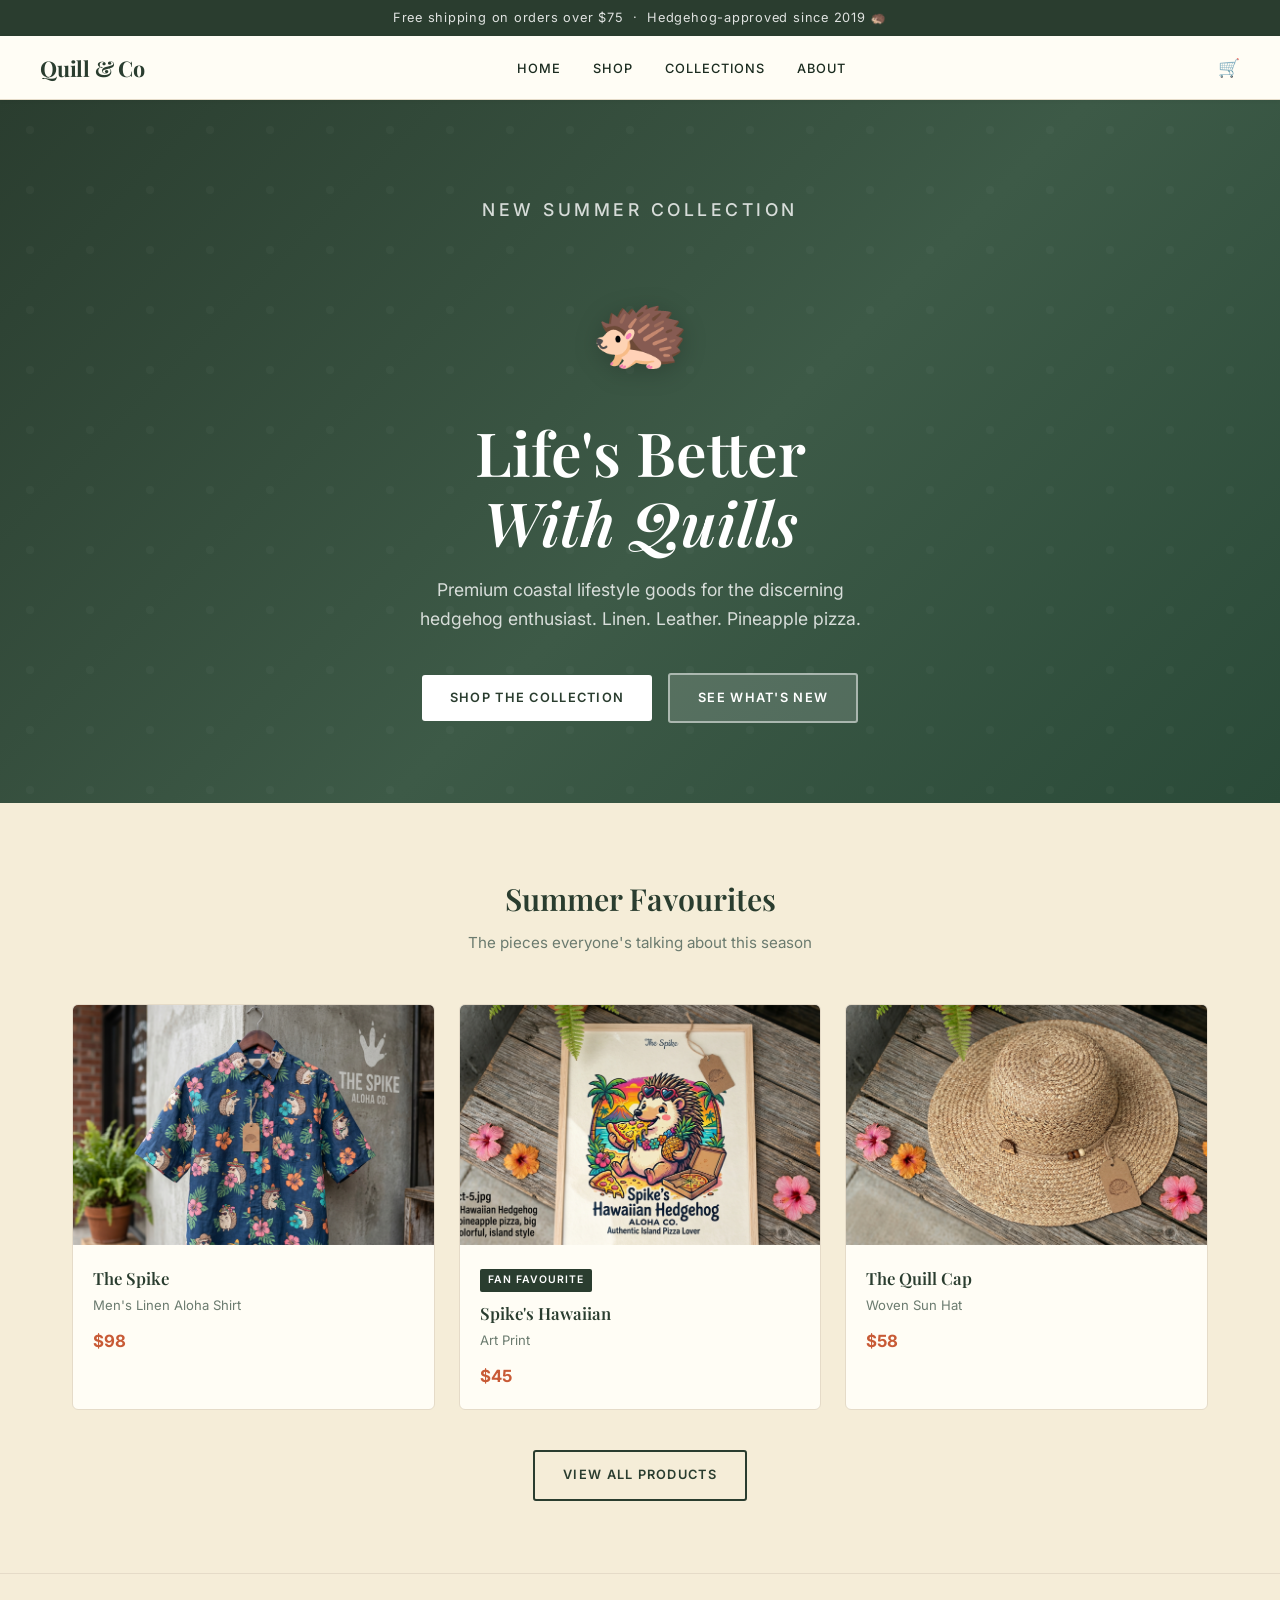
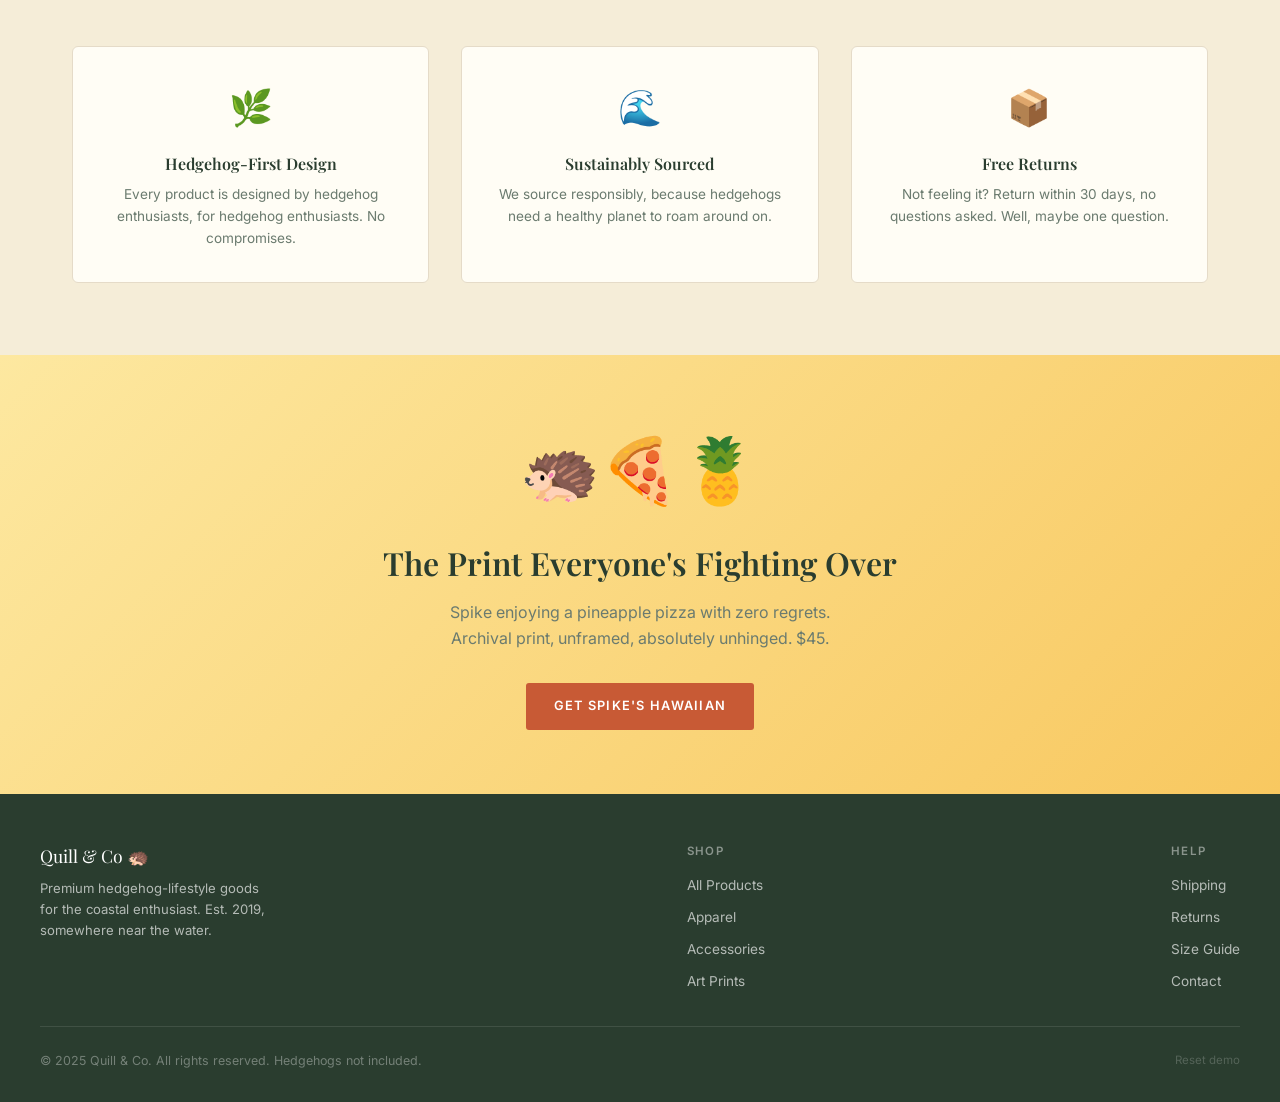
<file: index.html>
<!DOCTYPE html>
<html lang="en">
<head>
  <meta charset="UTF-8">
  <meta name="viewport" content="width=device-width, initial-scale=1.0">
  <title>Quill & Co — Life's Better With Quills</title>
  <link rel="preconnect" href="https://fonts.googleapis.com">
  <link rel="preconnect" href="https://fonts.gstatic.com" crossorigin>
  <link href="https://fonts.googleapis.com/css2?family=Playfair+Display:ital,wght@0,400;0,600;0,700;1,400&family=Inter:wght@400;500;600&display=swap" rel="stylesheet">
  <link rel="stylesheet" href="style.css">
</head>
<body>

  <div class="announce-bar">Free shipping on orders over $75 &nbsp;·&nbsp; Hedgehog-approved since 2019 🦔</div>

  <nav>
    <a href="index.html" class="nav-logo">Quill & Co</a>
    <ul class="nav-links">
      <li><a href="index.html">Home</a></li>
      <li><a href="products.html">Shop</a></li>
      <li><a href="products.html">Collections</a></li>
      <li><a href="about.html">About</a></li>
    </ul>
    <div class="nav-cart" title="Cart">
      🛒
      <span class="cart-badge" id="cart-count" style="display:none;">0</span>
    </div>
  </nav>

  <!-- Hero -->
  <section class="hero">
    <div class="hero-content">
      <p class="hero-eyebrow">New Summer Collection</p>
      <span class="hero-hedgehog">🦔</span>
      <h1>Life's Better<br><em>With Quills</em></h1>
      <p>Premium coastal lifestyle goods for the discerning hedgehog enthusiast. Linen. Leather. Pineapple pizza.</p>
      <a href="products.html" class="btn btn-white">Shop the Collection</a>
      <a href="#featured" class="btn btn-ghost">See What's New</a>
    </div>
  </section>

  <!-- Featured products -->
  <section class="section" id="featured">
    <div class="container">
      <div class="section-header">
        <h2>Summer Favourites</h2>
        <p>The pieces everyone's talking about this season</p>
      </div>
      <div class="product-grid-3" id="featured-grid"></div>
      <div style="text-align:center; margin-top: 2.5rem;">
        <a href="products.html" class="btn btn-outline">View All Products</a>
      </div>
    </div>
  </section>

  <div class="divider"></div>

  <!-- Value props -->
  <section class="section">
    <div class="container">
      <div class="value-props">
        <div class="value-prop">
          <div class="icon">🌿</div>
          <h3>Hedgehog-First Design</h3>
          <p>Every product is designed by hedgehog enthusiasts, for hedgehog enthusiasts. No compromises.</p>
        </div>
        <div class="value-prop">
          <div class="icon">🌊</div>
          <h3>Sustainably Sourced</h3>
          <p>We source responsibly, because hedgehogs need a healthy planet to roam around on.</p>
        </div>
        <div class="value-prop">
          <div class="icon">📦</div>
          <h3>Free Returns</h3>
          <p>Not feeling it? Return within 30 days, no questions asked. Well, maybe one question.</p>
        </div>
      </div>
    </div>
  </section>

  <!-- Pizza print callout -->
  <section style="background: linear-gradient(135deg, #FDE8A0 0%, #F8C860 100%); padding: 4rem 2rem; text-align: center;">
    <div class="container">
      <div style="font-size: 4rem; margin-bottom: 1rem;">🦔🍕🍍</div>
      <h2 style="font-size: 2rem; margin-bottom: 0.75rem;">The Print Everyone's Fighting Over</h2>
      <p style="color: var(--text-muted); margin-bottom: 2rem; max-width: 440px; margin-left: auto; margin-right: auto;">
        Spike enjoying a pineapple pizza with zero regrets. Archival print, unframed, absolutely unhinged. $45.
      </p>
      <a href="product.html?id=5" class="btn btn-primary">Get Spike's Hawaiian</a>
    </div>
  </section>

  <footer>
    <div class="footer-inner">
      <div class="footer-brand">
        <span class="footer-logo">Quill & Co 🦔</span>
        <p>Premium hedgehog-lifestyle goods for the coastal enthusiast. Est. 2019, somewhere near the water.</p>
      </div>
      <div class="footer-links">
        <h4>Shop</h4>
        <ul>
          <li><a href="products.html">All Products</a></li>
          <li><a href="products.html">Apparel</a></li>
          <li><a href="products.html">Accessories</a></li>
          <li><a href="products.html">Art Prints</a></li>
        </ul>
      </div>
      <div class="footer-links">
        <h4>Help</h4>
        <ul>
          <li><a href="#">Shipping</a></li>
          <li><a href="#">Returns</a></li>
          <li><a href="#">Size Guide</a></li>
          <li><a href="#">Contact</a></li>
        </ul>
      </div>
    </div>
    <div class="footer-bottom">
      <span>© 2025 Quill & Co. All rights reserved. Hedgehogs not included.</span>
      <a class="reset-link" onclick="resetDemo()">Reset demo</a>
    </div>
  </footer>

  <script src="posthog-init.js"></script>
  <script src="products.js"></script>
  <script>
    const FEATURED_IDS = [1, 5, 6];
    const grid = document.getElementById('featured-grid');
    const featured = PRODUCTS.filter(p => FEATURED_IDS.includes(p.id));

    featured.forEach(function(p) {
      const card = document.createElement('a');
      card.href = 'product.html?id=' + p.id;
      card.className = 'product-card';
      card.dataset.productId = p.id;
      card.dataset.productName = p.name;
      card.dataset.category = p.category;
      card.dataset.price = p.price;

      card.innerHTML =
        '<div class="product-img"><img src="' + p.image + '" alt="' + p.name + '"></div>' +
        '<div class="product-info">' +
          (p.badge ? '<span class="product-badge">' + p.badge + '</span><br>' : '') +
          '<div class="product-name">' + p.name + '</div>' +
          '<div class="product-subtitle">' + p.subtitle + '</div>' +
          '<div class="product-price">$' + p.price + '</div>' +
        '</div>';

      grid.appendChild(card);
    });

    var cartCount = 0;
  </script>
</body>
</html>
</file>
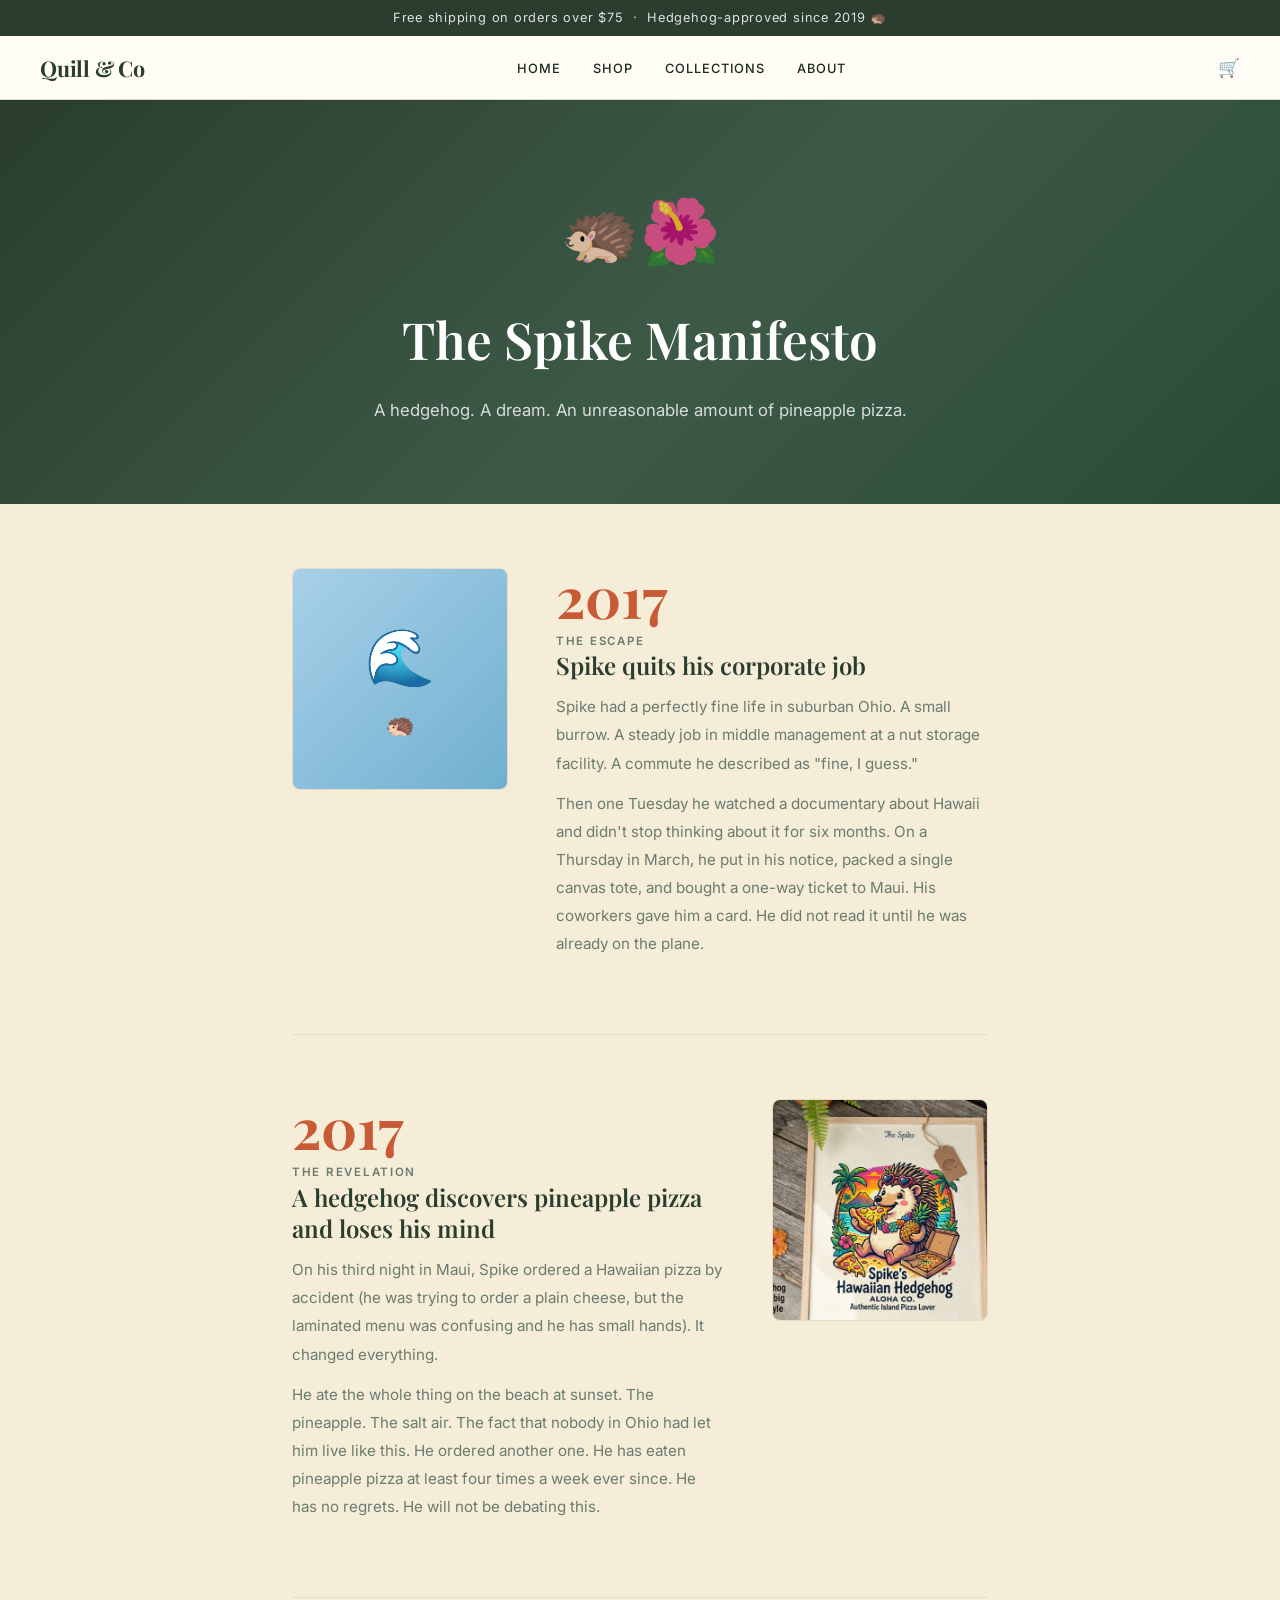
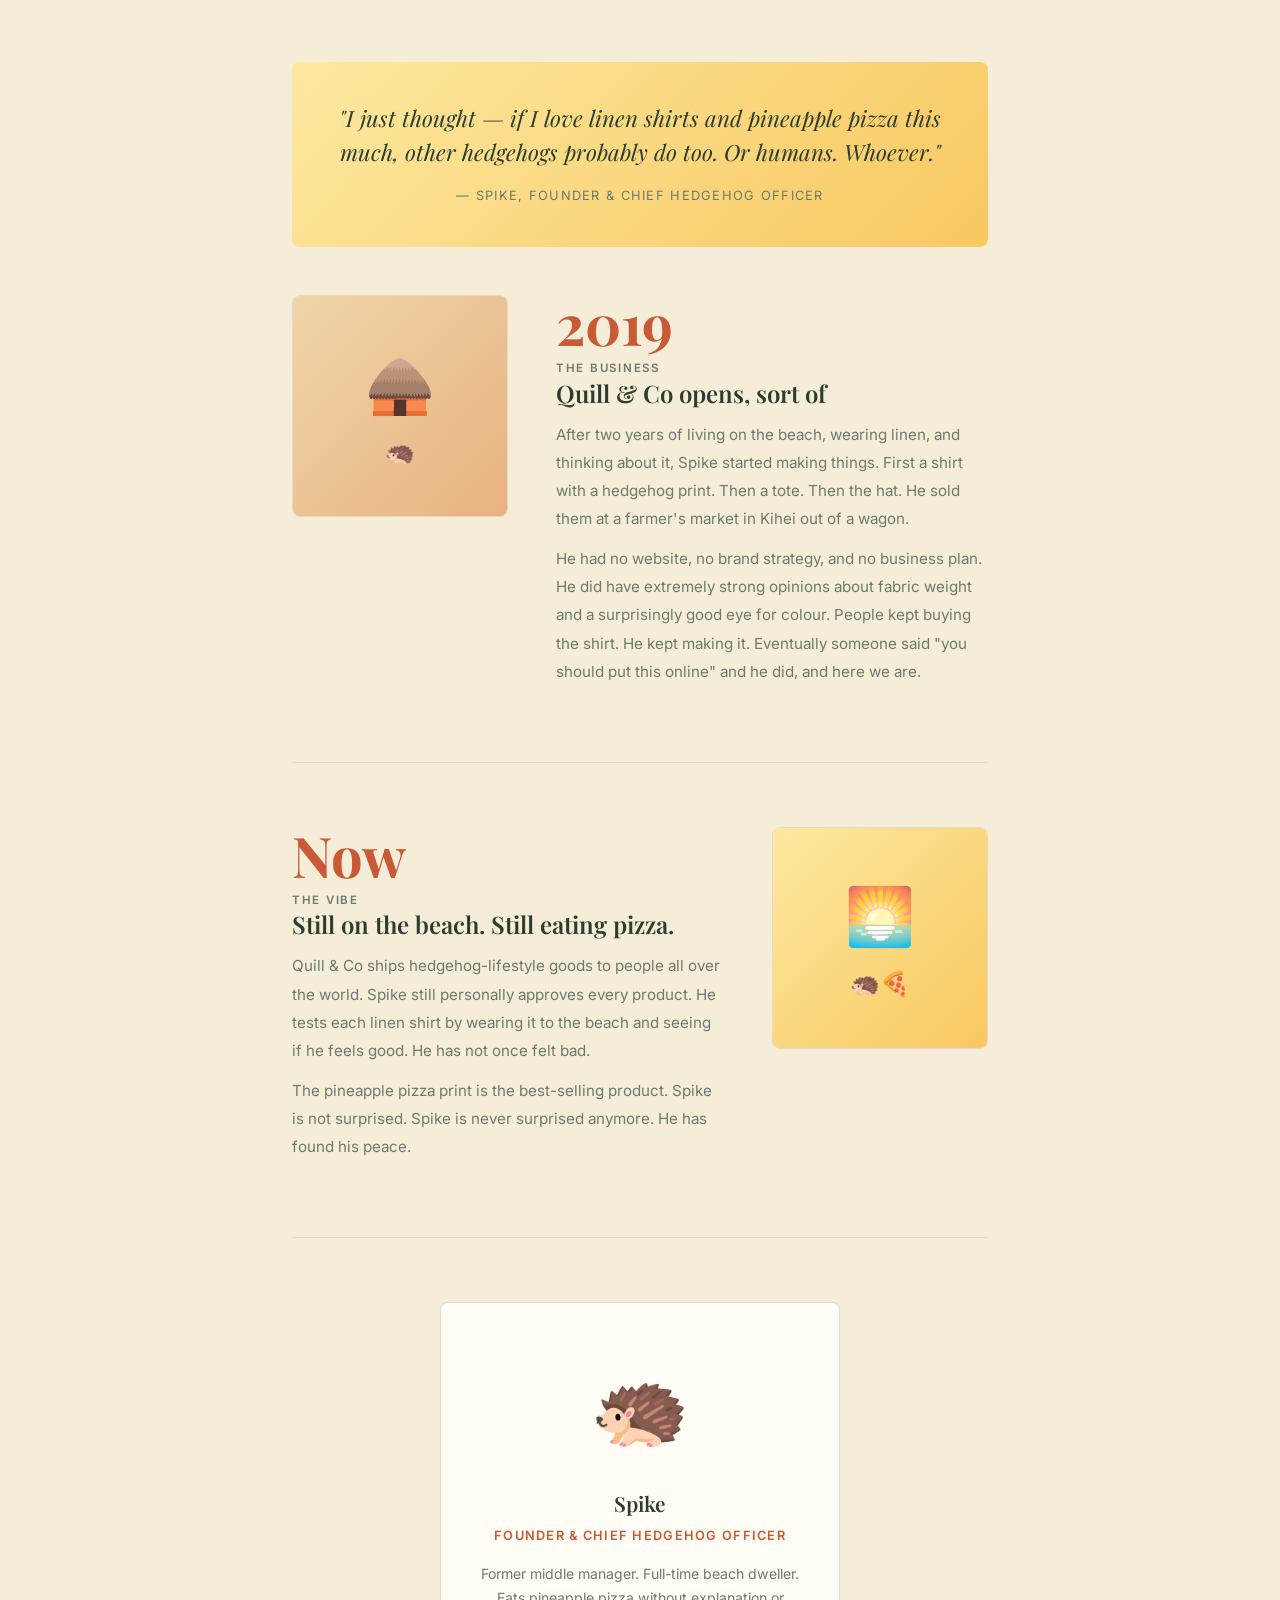
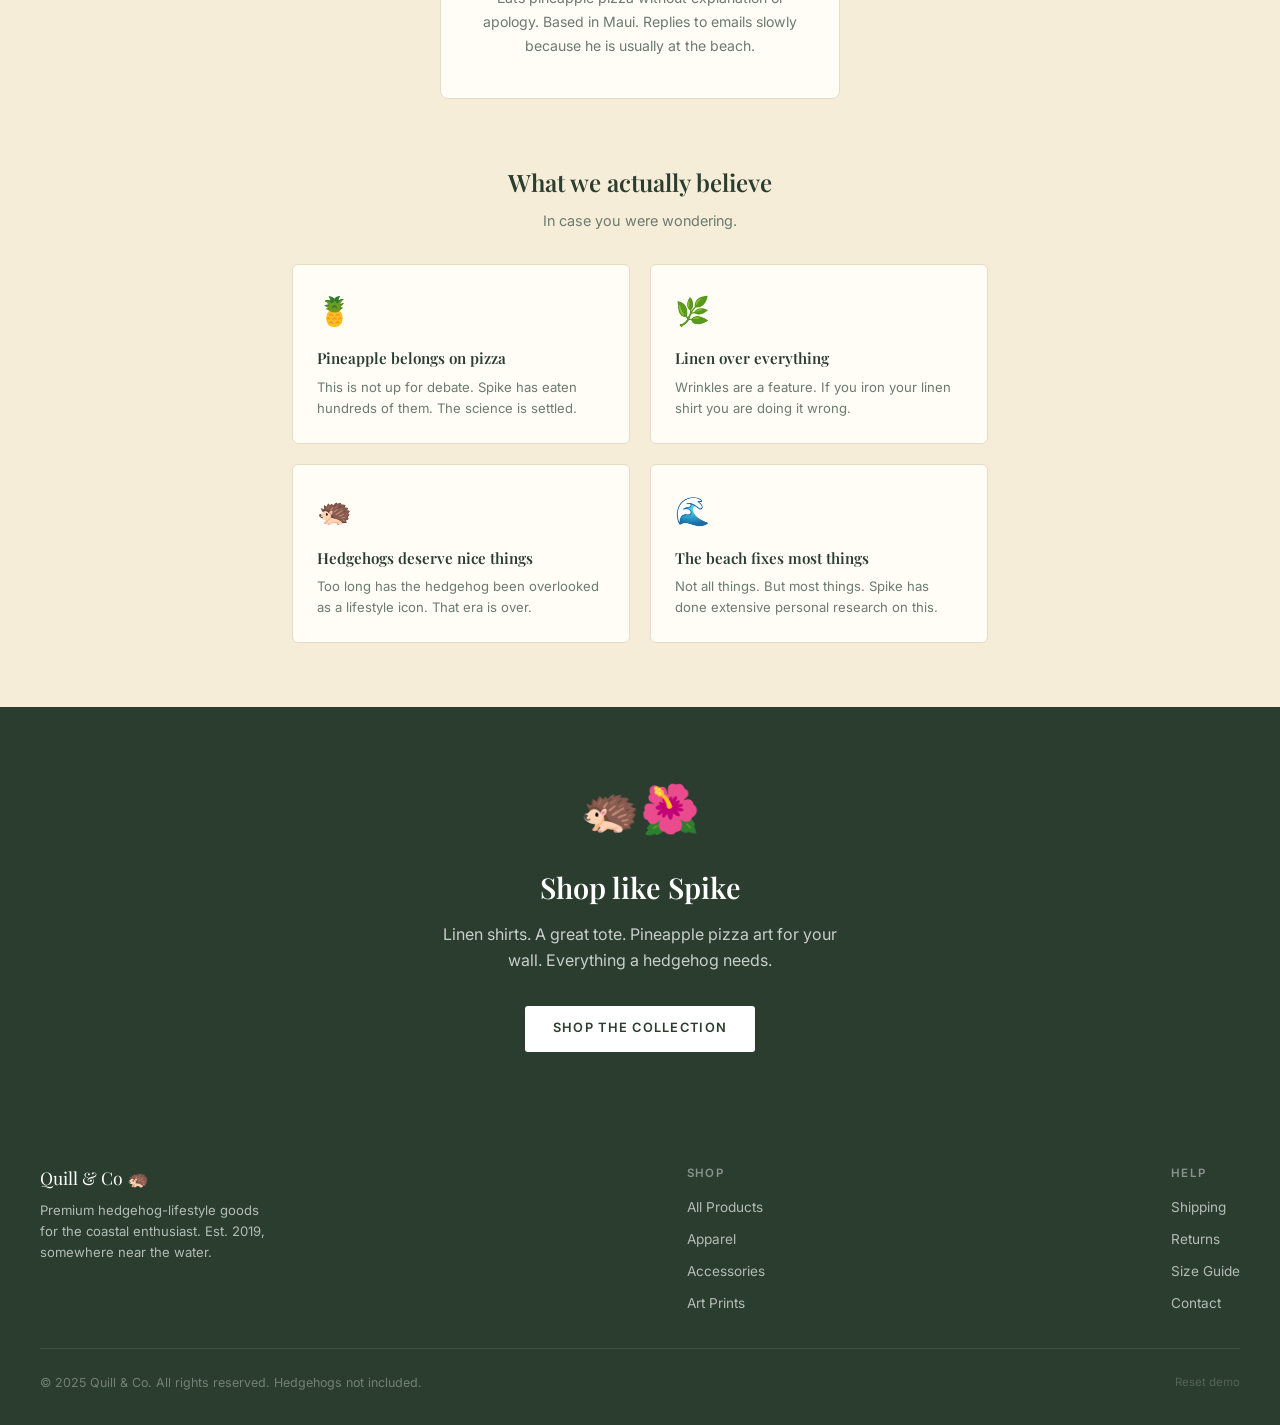
<file: about.html>
<!DOCTYPE html>
<html lang="en">
<head>
  <meta charset="UTF-8">
  <meta name="viewport" content="width=device-width, initial-scale=1.0">
  <title>Our Story — Quill & Co</title>
  <link rel="preconnect" href="https://fonts.googleapis.com">
  <link rel="preconnect" href="https://fonts.gstatic.com" crossorigin>
  <link href="https://fonts.googleapis.com/css2?family=Playfair+Display:ital,wght@0,400;0,600;0,700;1,400&family=Inter:wght@400;500;600&display=swap" rel="stylesheet">
  <link rel="stylesheet" href="style.css">
  <style>
    .about-hero {
      background: linear-gradient(135deg, #2A3D2F 0%, #3D5A47 55%, #2A4A38 100%);
      color: white;
      padding: 5rem 2rem;
      text-align: center;
    }
    .about-hero h1 { color: white; font-size: clamp(2rem, 4vw, 3.2rem); margin-bottom: 1rem; }
    .about-hero p { opacity: 0.8; max-width: 560px; margin: 0 auto; font-size: 1.05rem; }

    .story-section {
      max-width: 760px;
      margin: 0 auto;
      padding: 4rem 2rem;
    }

    .story-block {
      display: grid;
      grid-template-columns: 1fr 2fr;
      gap: 3rem;
      align-items: start;
      margin-bottom: 4rem;
      padding-bottom: 4rem;
      border-bottom: 1px solid var(--border);
    }

    .story-block:last-child { border-bottom: none; }

    .story-block.flip { grid-template-columns: 2fr 1fr; }
    .story-block.flip .story-img { order: 2; }
    .story-block.flip .story-text { order: 1; }

    .story-year {
      font-family: 'Playfair Display', Georgia, serif;
      font-size: 3.5rem;
      font-weight: 700;
      color: var(--coral);
      line-height: 1;
      margin-bottom: 0.5rem;
    }

    .story-label {
      font-size: 0.72rem;
      text-transform: uppercase;
      letter-spacing: 0.15em;
      color: var(--text-muted);
      font-weight: 600;
    }

    .story-text h2 {
      font-size: 1.5rem;
      margin-bottom: 0.75rem;
      line-height: 1.3;
    }

    .story-text p {
      color: var(--text-muted);
      line-height: 1.85;
      font-size: 0.95rem;
      margin-bottom: 0.75rem;
    }

    .story-img {
      border-radius: 8px;
      overflow: hidden;
      background: var(--cream);
      border: 1px solid var(--border);
    }

    .story-img img {
      width: 100%;
      height: 220px;
      object-fit: cover;
      display: block;
    }

    .story-img .img-placeholder {
      height: 220px;
      display: flex;
      align-items: center;
      justify-content: center;
      flex-direction: column;
      font-size: 3.5rem;
      gap: 0.25rem;
    }

    .spike-profile {
      background: var(--cream);
      border: 1px solid var(--border);
      border-radius: 8px;
      padding: 2.5rem;
      text-align: center;
      max-width: 400px;
      margin: 0 auto 4rem;
    }

    .spike-avatar {
      font-size: 5rem;
      display: block;
      margin-bottom: 1rem;
    }

    .spike-profile h3 {
      font-size: 1.3rem;
      margin-bottom: 0.25rem;
    }

    .spike-profile .title {
      font-size: 0.8rem;
      text-transform: uppercase;
      letter-spacing: 0.1em;
      color: var(--coral);
      font-weight: 600;
      margin-bottom: 1rem;
    }

    .spike-profile p {
      font-size: 0.88rem;
      color: var(--text-muted);
      line-height: 1.7;
    }

    .values-grid {
      display: grid;
      grid-template-columns: repeat(2, 1fr);
      gap: 1.25rem;
      margin-top: 2rem;
    }

    .value-card {
      background: var(--cream);
      border: 1px solid var(--border);
      border-radius: 6px;
      padding: 1.5rem;
    }

    .value-card .icon { font-size: 1.75rem; margin-bottom: 0.75rem; }
    .value-card h4 { font-size: 0.95rem; margin-bottom: 0.4rem; }
    .value-card p { font-size: 0.82rem; color: var(--text-muted); line-height: 1.6; }

    .pull-quote {
      background: linear-gradient(135deg, #FDE8A0 0%, #F8C860 100%);
      border-radius: 8px;
      padding: 2.5rem;
      text-align: center;
      margin: 3rem 0;
    }

    .pull-quote p {
      font-family: 'Playfair Display', Georgia, serif;
      font-size: 1.4rem;
      font-style: italic;
      color: var(--olive);
      line-height: 1.5;
      margin-bottom: 0.75rem;
    }

    .pull-quote cite {
      font-size: 0.8rem;
      color: var(--text-muted);
      font-style: normal;
      text-transform: uppercase;
      letter-spacing: 0.1em;
    }

    @media (max-width: 640px) {
      .story-block, .story-block.flip {
        grid-template-columns: 1fr;
      }
      .story-block.flip .story-img { order: 0; }
      .story-block.flip .story-text { order: 0; }
      .values-grid { grid-template-columns: 1fr; }
    }
  </style>
</head>
<body>

  <div class="announce-bar">Free shipping on orders over $75 &nbsp;·&nbsp; Hedgehog-approved since 2019 🦔</div>

  <nav>
    <a href="index.html" class="nav-logo">Quill & Co</a>
    <ul class="nav-links">
      <li><a href="index.html">Home</a></li>
      <li><a href="products.html">Shop</a></li>
      <li><a href="products.html">Collections</a></li>
      <li><a href="about.html">About</a></li>
    </ul>
    <div class="nav-cart" title="Cart">🛒</div>
  </nav>

  <div class="about-hero">
    <p style="font-size:4rem; margin-bottom:1rem;">🦔🌺</p>
    <h1>The Spike Manifesto</h1>
    <p>A hedgehog. A dream. An unreasonable amount of pineapple pizza.</p>
  </div>

  <div class="story-section">

    <!-- Origin -->
    <div class="story-block">
      <div class="story-img">
        <div class="img-placeholder" style="background: linear-gradient(135deg, #A8D0E8, #70B0D0);">
          <span>🌊</span>
          <span style="font-size:1.5rem;">🦔</span>
        </div>
      </div>
      <div class="story-text">
        <div class="story-year">2017</div>
        <div class="story-label">The Escape</div>
        <h2>Spike quits his corporate job</h2>
        <p>Spike had a perfectly fine life in suburban Ohio. A small burrow. A steady job in middle management at a nut storage facility. A commute he described as "fine, I guess."</p>
        <p>Then one Tuesday he watched a documentary about Hawaii and didn't stop thinking about it for six months. On a Thursday in March, he put in his notice, packed a single canvas tote, and bought a one-way ticket to Maui. His coworkers gave him a card. He did not read it until he was already on the plane.</p>
      </div>
    </div>

    <!-- Pizza discovery -->
    <div class="story-block flip">
      <div class="story-text">
        <div class="story-year">2017</div>
        <div class="story-label">The Revelation</div>
        <h2>A hedgehog discovers pineapple pizza and loses his mind</h2>
        <p>On his third night in Maui, Spike ordered a Hawaiian pizza by accident (he was trying to order a plain cheese, but the laminated menu was confusing and he has small hands). It changed everything.</p>
        <p>He ate the whole thing on the beach at sunset. The pineapple. The salt air. The fact that nobody in Ohio had let him live like this. He ordered another one. He has eaten pineapple pizza at least four times a week ever since. He has no regrets. He will not be debating this.</p>
      </div>
      <div class="story-img">
        <img src="product-5.png" alt="Spike's Hawaiian art print">
      </div>
    </div>

    <!-- Pull quote -->
    <div class="pull-quote">
      <p>"I just thought — if I love linen shirts and pineapple pizza this much, other hedgehogs probably do too. Or humans. Whoever."</p>
      <cite>— Spike, Founder & Chief Hedgehog Officer</cite>
    </div>

    <!-- The shop -->
    <div class="story-block">
      <div class="story-img">
        <div class="img-placeholder" style="background: linear-gradient(135deg, #F0D5A8, #E8B280);">
          <span>🛖</span>
          <span style="font-size:1.5rem;">🦔</span>
        </div>
      </div>
      <div class="story-text">
        <div class="story-year">2019</div>
        <div class="story-label">The Business</div>
        <h2>Quill & Co opens, sort of</h2>
        <p>After two years of living on the beach, wearing linen, and thinking about it, Spike started making things. First a shirt with a hedgehog print. Then a tote. Then the hat. He sold them at a farmer's market in Kihei out of a wagon.</p>
        <p>He had no website, no brand strategy, and no business plan. He did have extremely strong opinions about fabric weight and a surprisingly good eye for colour. People kept buying the shirt. He kept making it. Eventually someone said "you should put this online" and he did, and here we are.</p>
      </div>
    </div>

    <!-- Today -->
    <div class="story-block flip">
      <div class="story-text">
        <div class="story-year">Now</div>
        <div class="story-label">The Vibe</div>
        <h2>Still on the beach. Still eating pizza.</h2>
        <p>Quill & Co ships hedgehog-lifestyle goods to people all over the world. Spike still personally approves every product. He tests each linen shirt by wearing it to the beach and seeing if he feels good. He has not once felt bad.</p>
        <p>The pineapple pizza print is the best-selling product. Spike is not surprised. Spike is never surprised anymore. He has found his peace.</p>
      </div>
      <div class="story-img">
        <div class="img-placeholder" style="background: linear-gradient(135deg, #FDE8A0, #F8C860);">
          <span>🌅</span>
          <span style="font-size:1.5rem;">🦔🍕</span>
        </div>
      </div>
    </div>

    <!-- Spike profile card -->
    <div class="spike-profile">
      <span class="spike-avatar">🦔</span>
      <h3>Spike</h3>
      <p class="title">Founder & Chief Hedgehog Officer</p>
      <p>Former middle manager. Full-time beach dweller. Eats pineapple pizza without explanation or apology. Based in Maui. Replies to emails slowly because he is usually at the beach.</p>
    </div>

    <!-- Values -->
    <h2 style="text-align:center; margin-bottom:0.5rem;">What we actually believe</h2>
    <p style="text-align:center; color:var(--text-muted); font-size:0.9rem; margin-bottom:0;">In case you were wondering.</p>
    <div class="values-grid">
      <div class="value-card">
        <div class="icon">🍍</div>
        <h4>Pineapple belongs on pizza</h4>
        <p>This is not up for debate. Spike has eaten hundreds of them. The science is settled.</p>
      </div>
      <div class="value-card">
        <div class="icon">🌿</div>
        <h4>Linen over everything</h4>
        <p>Wrinkles are a feature. If you iron your linen shirt you are doing it wrong.</p>
      </div>
      <div class="value-card">
        <div class="icon">🦔</div>
        <h4>Hedgehogs deserve nice things</h4>
        <p>Too long has the hedgehog been overlooked as a lifestyle icon. That era is over.</p>
      </div>
      <div class="value-card">
        <div class="icon">🌊</div>
        <h4>The beach fixes most things</h4>
        <p>Not all things. But most things. Spike has done extensive personal research on this.</p>
      </div>
    </div>

  </div>

  <section style="background: var(--olive); padding: 4rem 2rem; text-align: center; color: white;">
    <p style="font-size:3rem; margin-bottom:1rem;">🦔🌺</p>
    <h2 style="color:white; font-size:1.8rem; margin-bottom:0.75rem;">Shop like Spike</h2>
    <p style="opacity:0.75; margin-bottom:2rem; max-width:400px; margin-left:auto; margin-right:auto;">Linen shirts. A great tote. Pineapple pizza art for your wall. Everything a hedgehog needs.</p>
    <a href="products.html" class="btn btn-white">Shop the Collection</a>
  </section>

  <footer>
    <div class="footer-inner">
      <div class="footer-brand">
        <span class="footer-logo">Quill & Co 🦔</span>
        <p>Premium hedgehog-lifestyle goods for the coastal enthusiast. Est. 2019, somewhere near the water.</p>
      </div>
      <div class="footer-links">
        <h4>Shop</h4>
        <ul>
          <li><a href="products.html">All Products</a></li>
          <li><a href="products.html">Apparel</a></li>
          <li><a href="products.html">Accessories</a></li>
          <li><a href="products.html">Art Prints</a></li>
        </ul>
      </div>
      <div class="footer-links">
        <h4>Help</h4>
        <ul>
          <li><a href="#">Shipping</a></li>
          <li><a href="#">Returns</a></li>
          <li><a href="#">Size Guide</a></li>
          <li><a href="#">Contact</a></li>
        </ul>
      </div>
    </div>
    <div class="footer-bottom">
      <span>© 2025 Quill & Co. All rights reserved. Hedgehogs not included.</span>
      <a class="reset-link" onclick="resetDemo()">Reset demo</a>
    </div>
  </footer>

  <script src="posthog-init.js"></script>
</body>
</html>
</file>
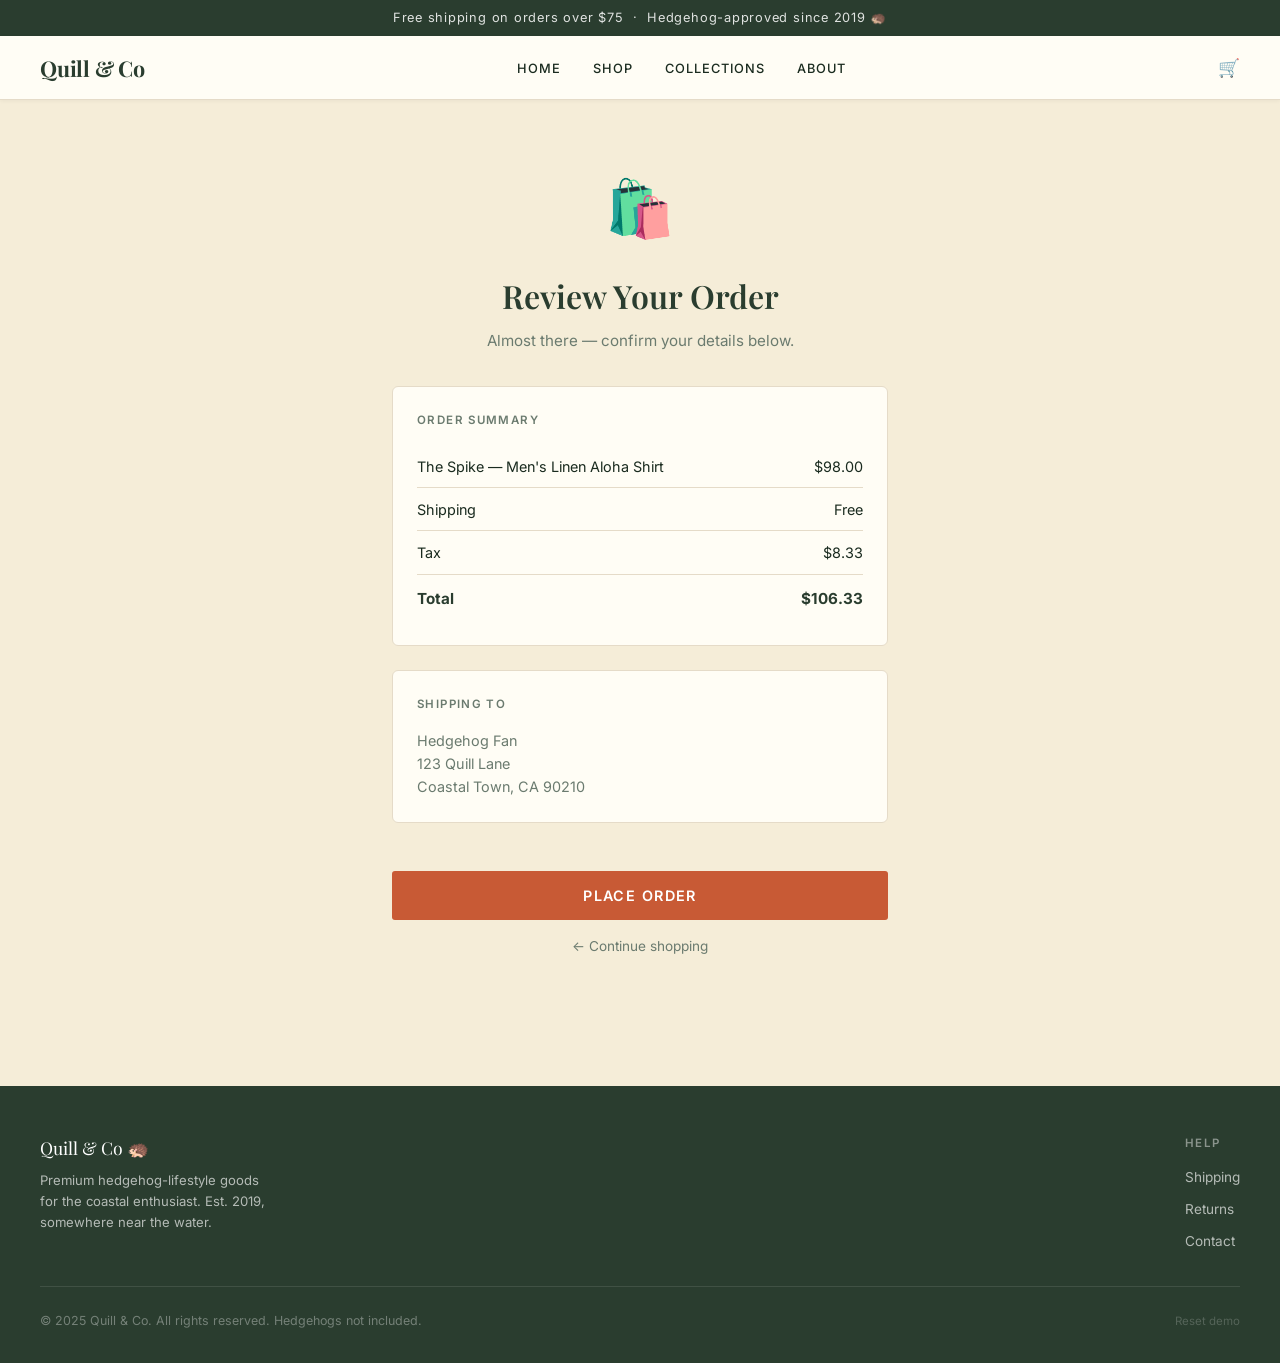
<file: checkout.html>
<!DOCTYPE html>
<html lang="en">
<head>
  <meta charset="UTF-8">
  <meta name="viewport" content="width=device-width, initial-scale=1.0">
  <title>Order Confirmed — Quill & Co</title>
  <link rel="preconnect" href="https://fonts.googleapis.com">
  <link rel="preconnect" href="https://fonts.gstatic.com" crossorigin>
  <link href="https://fonts.googleapis.com/css2?family=Playfair+Display:ital,wght@0,400;0,600;0,700;1,400&family=Inter:wght@400;500;600&display=swap" rel="stylesheet">
  <link rel="stylesheet" href="style.css">
  <style>
    .confirm-state { display: block; }
    .success-state { display: none; }
    .success-state.visible { display: block; }
    .confirm-state.hidden { display: none; }
  </style>
</head>
<body>

  <div class="announce-bar">Free shipping on orders over $75 &nbsp;·&nbsp; Hedgehog-approved since 2019 🦔</div>

  <nav>
    <a href="index.html" class="nav-logo">Quill & Co</a>
    <ul class="nav-links">
      <li><a href="index.html">Home</a></li>
      <li><a href="products.html">Shop</a></li>
      <li><a href="products.html">Collections</a></li>
      <li><a href="about.html">About</a></li>
    </ul>
    <div class="nav-cart" title="Cart">🛒</div>
  </nav>

  <div class="checkout-wrap">

    <!-- Confirm state (shown first) -->
    <div class="confirm-state" id="confirm-state">
      <span class="checkout-icon">🛍️</span>
      <h1>Review Your Order</h1>
      <p class="checkout-sub">Almost there — confirm your details below.</p>

      <div class="order-summary" id="order-summary">
        <p class="order-summary-title">Order Summary</p>
        <div id="order-lines"></div>
      </div>

      <div class="order-summary" style="margin-top:1rem;">
        <p class="order-summary-title">Shipping to</p>
        <p style="font-size:0.9rem; color:var(--text-muted); line-height:1.6;">
          Hedgehog Fan<br>
          123 Quill Lane<br>
          Coastal Town, CA 90210
        </p>
      </div>

      <button id="place-order-btn" class="btn btn-primary btn-full" style="margin-top:1.5rem; padding:1rem; font-size:0.9rem;">
        Place Order
      </button>
      <a href="products.html" style="display:block; text-align:center; margin-top:1rem; font-size:0.85rem; color:var(--text-muted); text-decoration:none;">
        ← Continue shopping
      </a>
    </div>

    <!-- Success state (shown after clicking Place Order) -->
    <div class="success-state" id="success-state">
      <span class="checkout-icon">🦔</span>
      <h1>Order Confirmed!</h1>
      <p class="checkout-sub">Your hedgehog goods are on their way. Thanks for shopping with Quill & Co.</p>

      <div class="order-summary" id="success-summary"></div>

      <p class="order-number" id="order-number">Order #QC-000000 &nbsp;·&nbsp; Confirmation sent to hog.fan@example.com</p>

      <div style="margin-top: 2rem;">
        <a href="products.html" class="btn btn-outline">Continue Shopping</a>
      </div>
    </div>

  </div>

  <footer>
    <div class="footer-inner">
      <div class="footer-brand">
        <span class="footer-logo">Quill & Co 🦔</span>
        <p>Premium hedgehog-lifestyle goods for the coastal enthusiast. Est. 2019, somewhere near the water.</p>
      </div>
      <div class="footer-links">
        <h4>Help</h4>
        <ul>
          <li><a href="#">Shipping</a></li>
          <li><a href="#">Returns</a></li>
          <li><a href="#">Contact</a></li>
        </ul>
      </div>
    </div>
    <div class="footer-bottom">
      <span>© 2025 Quill & Co. All rights reserved. Hedgehogs not included.</span>
      <a class="reset-link" onclick="resetDemo()">Reset demo</a>
    </div>
  </footer>

  <script src="posthog-init.js"></script>
  <script src="products.js"></script>
  <script>
    var params = new URLSearchParams(window.location.search);
    var productId = parseInt(params.get('id'), 10) || 1;
    var product = PRODUCTS.find(function(p) { return p.id === productId; }) || PRODUCTS[0];

    var shipping = 0;
    var tax = Math.round(product.price * 0.085 * 100) / 100;
    var total = product.price + tax;
    var orderId = 'QC-' + Math.random().toString(36).substr(2, 6).toUpperCase();

    // Render order summary
    var linesEl = document.getElementById('order-lines');
    linesEl.innerHTML =
      '<div class="order-line"><span>' + product.name + ' — ' + product.subtitle + '</span><span>$' + product.price.toFixed(2) + '</span></div>' +
      '<div class="order-line"><span>Shipping</span><span>Free</span></div>' +
      '<div class="order-line"><span>Tax</span><span>$' + tax.toFixed(2) + '</span></div>' +
      '<div class="order-line"><span>Total</span><span>$' + total.toFixed(2) + '</span></div>';

    document.getElementById('success-summary').innerHTML =
      '<p class="order-summary-title">What you ordered</p>' +
      '<div class="order-line"><span>' + product.name + '</span><span>$' + product.price.toFixed(2) + '</span></div>' +
      '<div class="order-line"><span>Total charged</span><span>$' + total.toFixed(2) + '</span></div>';

    document.getElementById('order-number').textContent =
      'Order #' + orderId + '  ·  Confirmation sent to hog.fan@example.com';

    // BUG 7 (first fire): order_completed fires immediately on page load —
    // simulates a backend webhook or server-side event that fires when the
    // checkout page is rendered, before the user has actually confirmed anything.
    // Combined with the button click below, every order gets counted twice.
    posthog.capture('order_completed', {
      order_id: orderId,
      product_id: product.id,
      product_name: product.name,
      revenue: total,
      currency: 'USD',
      source: 'page_load',
    });

    // Place order button
    document.getElementById('place-order-btn').addEventListener('click', function() {
      // BUG 7 (second fire): order_completed fires again on button click —
      // this is the "intentional" frontend event, but because the page-load
      // fire already ran, every completed order fires the event twice.
      posthog.capture('order_completed', {
        order_id: orderId,
        product_id: product.id,
        product_name: product.name,
        revenue: total,
        currency: 'USD',
        source: 'button_click',
      });

      // Show success state
      document.getElementById('confirm-state').classList.add('hidden');
      document.getElementById('success-state').classList.add('visible');
    });

    // BUG 8: manually fires $pageleave on every click
    document.addEventListener('click', function() {
      posthog.capture('$pageleave');
    });
  </script>
</body>
</html>
</file>
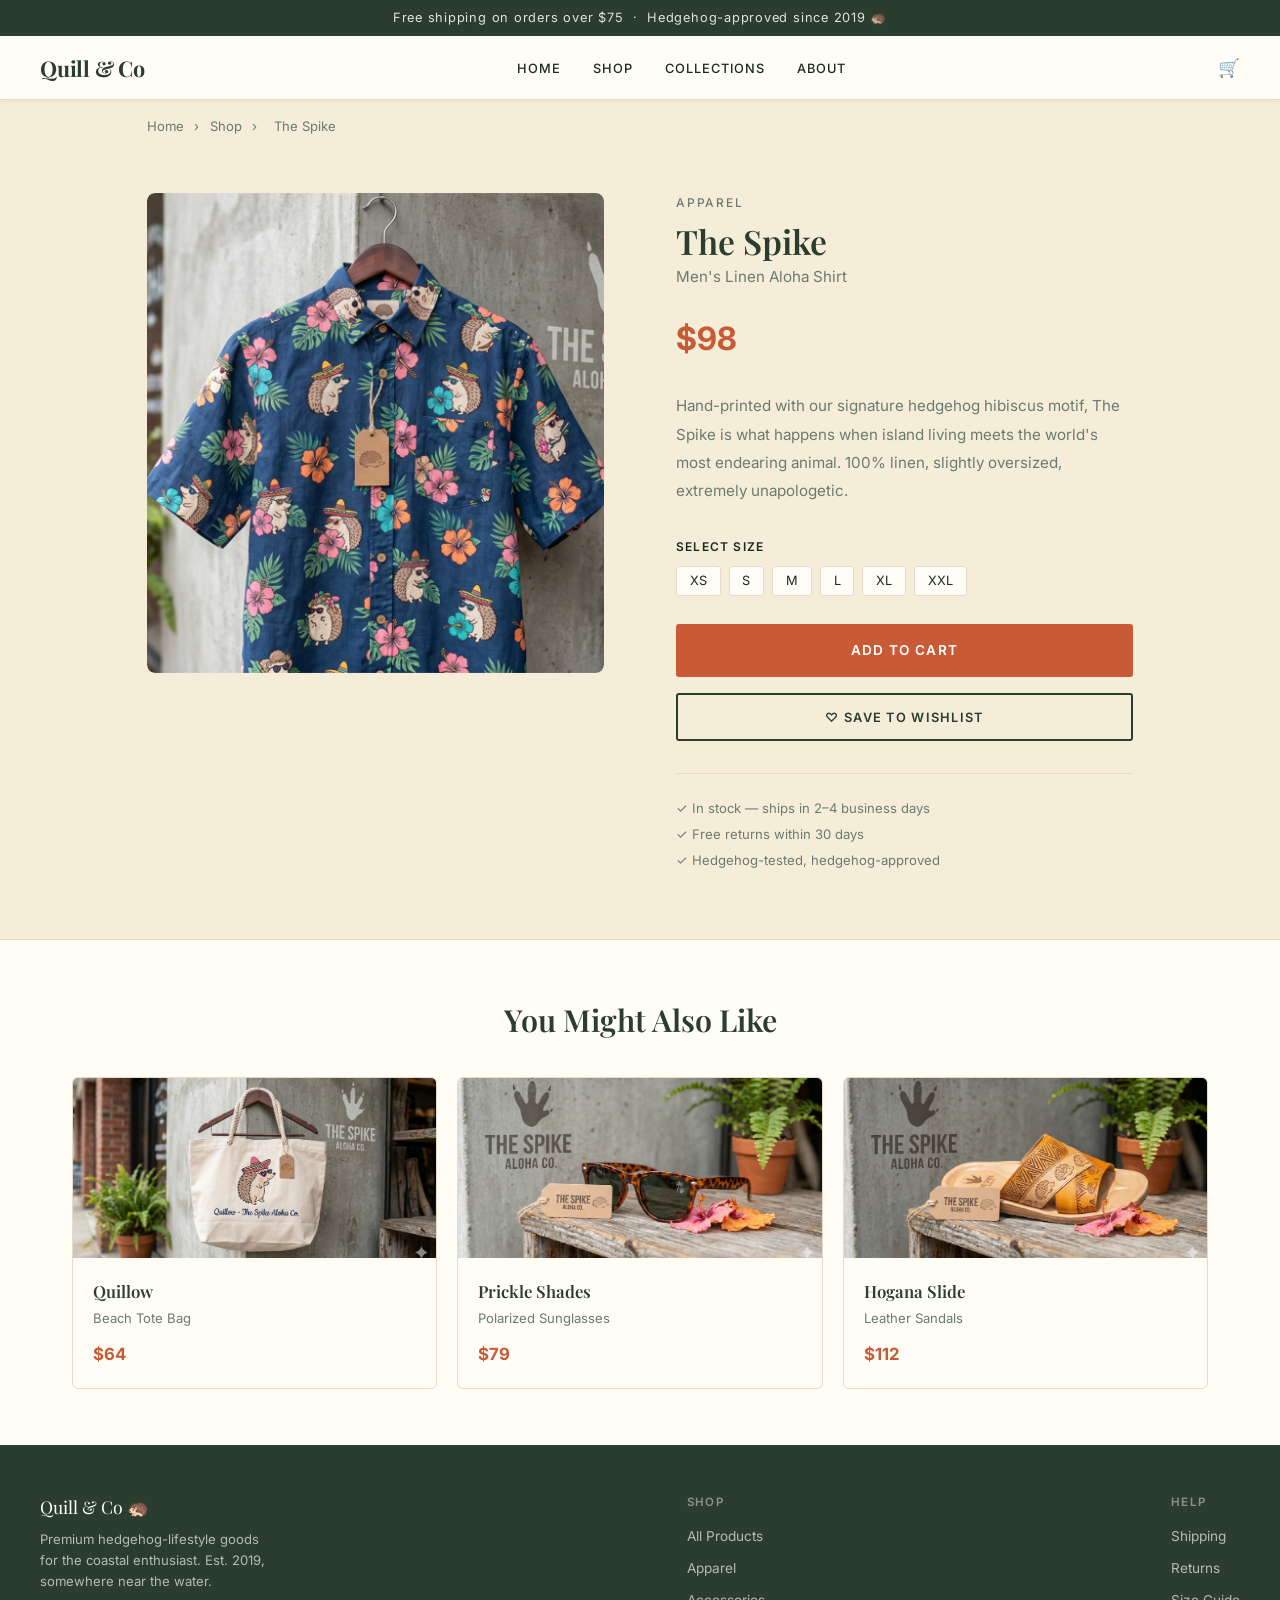
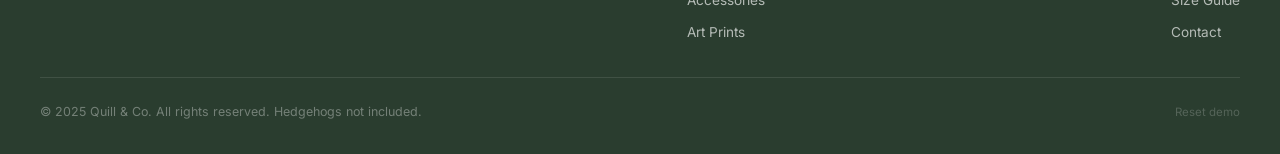
<file: product.html>
<!DOCTYPE html>
<html lang="en">
<head>
  <meta charset="UTF-8">
  <meta name="viewport" content="width=device-width, initial-scale=1.0">
  <title>Product — Quill & Co</title>
  <link rel="preconnect" href="https://fonts.googleapis.com">
  <link rel="preconnect" href="https://fonts.gstatic.com" crossorigin>
  <link href="https://fonts.googleapis.com/css2?family=Playfair+Display:ital,wght@0,400;0,600;0,700;1,400&family=Inter:wght@400;500;600&display=swap" rel="stylesheet">
  <link rel="stylesheet" href="style.css">
  <style>
    .related-section {
      background: var(--cream);
      border-top: 1px solid var(--border);
      padding: 3.5rem 0;
    }
    .related-grid {
      display: grid;
      grid-template-columns: repeat(3, 1fr);
      gap: 1.25rem;
    }
    @media (max-width: 768px) {
      .related-grid { grid-template-columns: 1fr; }
    }
  </style>
</head>
<body>

  <!-- BUG 5: feature flag discount banner (populated by the polling loop below) -->
  <div id="discount-banner">🌺 Use code HOGLIFE for 15% off — today only!</div>

  <div class="announce-bar">Free shipping on orders over $75 &nbsp;·&nbsp; Hedgehog-approved since 2019 🦔</div>

  <nav>
    <a href="index.html" class="nav-logo">Quill & Co</a>
    <ul class="nav-links">
      <li><a href="index.html">Home</a></li>
      <li><a href="products.html">Shop</a></li>
      <li><a href="products.html">Collections</a></li>
      <li><a href="about.html">About</a></li>
    </ul>
    <div class="nav-cart" title="Cart">
      🛒
      <span class="cart-badge" id="cart-count" style="display:none;">0</span>
    </div>
  </nav>

  <div class="breadcrumb">
    <a href="index.html">Home</a>
    <span>›</span>
    <a href="products.html">Shop</a>
    <span>›</span>
    <span id="breadcrumb-name">Product</span>
  </div>

  <div class="product-detail-wrap" id="product-detail">
    <!-- Populated by JS -->
  </div>

  <div class="related-section">
    <div class="container">
      <div class="section-header" style="margin-bottom:2rem;">
        <h2>You Might Also Like</h2>
      </div>
      <div class="related-grid" id="related-grid"></div>
    </div>
  </div>

  <footer>
    <div class="footer-inner">
      <div class="footer-brand">
        <span class="footer-logo">Quill & Co 🦔</span>
        <p>Premium hedgehog-lifestyle goods for the coastal enthusiast. Est. 2019, somewhere near the water.</p>
      </div>
      <div class="footer-links">
        <h4>Shop</h4>
        <ul>
          <li><a href="products.html">All Products</a></li>
          <li><a href="products.html">Apparel</a></li>
          <li><a href="products.html">Accessories</a></li>
          <li><a href="products.html">Art Prints</a></li>
        </ul>
      </div>
      <div class="footer-links">
        <h4>Help</h4>
        <ul>
          <li><a href="#">Shipping</a></li>
          <li><a href="#">Returns</a></li>
          <li><a href="#">Size Guide</a></li>
          <li><a href="#">Contact</a></li>
        </ul>
      </div>
    </div>
    <div class="footer-bottom">
      <span>© 2025 Quill & Co. All rights reserved. Hedgehogs not included.</span>
      <a class="reset-link" onclick="resetDemo()">Reset demo</a>
    </div>
  </footer>

  <script src="posthog-init.js"></script>
  <script src="products.js"></script>
  <script>
    var cartCount = 0;
    var selectedSize = null;

    // Read product ID from URL
    var params = new URLSearchParams(window.location.search);
    var productId = parseInt(params.get('id'), 10) || 1;
    var product = PRODUCTS.find(function(p) { return p.id === productId; }) || PRODUCTS[0];

    // Set page title and breadcrumb
    document.title = product.name + ' — Quill & Co';
    document.getElementById('breadcrumb-name').textContent = product.name;

    // Render product detail
    var detail = document.getElementById('product-detail');
    var sizesHtml = '';
    if (product.sizes) {
      sizesHtml =
        '<label class="size-label">Select Size</label>' +
        '<div class="size-options" id="size-options">' +
        product.sizes.map(function(s) {
          return '<button class="size-btn" onclick="selectSize(this, \'' + s + '\')">' + s + '</button>';
        }).join('') +
        '</div>';
    }

    detail.innerHTML =
      '<div class="product-detail-img"><img src="' + product.image + '" alt="' + product.name + '"></div>' +
      '<div class="product-detail-info">' +
        '<p class="detail-eyebrow">' + product.category + '</p>' +
        '<h1 class="detail-title">' + product.name + '</h1>' +
        '<p class="detail-subtitle">' + product.subtitle + '</p>' +
        '<div class="detail-price">$' + product.price + '</div>' +
        '<p class="detail-description">' + product.description + '</p>' +
        sizesHtml +
        '<a id="add-to-cart" href="checkout.html?id=' + product.id + '" class="btn btn-primary btn-full add-to-cart-btn">Add to Cart</a>' +
        '<button class="btn btn-outline btn-full wishlist-btn" onclick="posthog.capture(\'product_wishlisted\', { product_id: ' + product.id + ', product_name: \'' + product.name + '\' })">♡ Save to Wishlist</button>' +
        '<div class="detail-meta">' +
          '<p>✓ In stock — ships in 2–4 business days</p>' +
          '<p>✓ Free returns within 30 days</p>' +
          '<p>✓ Hedgehog-tested, hedgehog-approved</p>' +
        '</div>' +
      '</div>';

    function selectSize(btn, size) {
      document.querySelectorAll('.size-btn').forEach(function(b) { b.classList.remove('active'); });
      btn.classList.add('active');
      selectedSize = size;
    }

    // Render related products (3 random, excluding current)
    var related = PRODUCTS.filter(function(p) { return p.id !== product.id; }).slice(0, 3);
    var relatedGrid = document.getElementById('related-grid');
    related.forEach(function(p) {
      var card = document.createElement('a');
      card.href = 'product.html?id=' + p.id;
      card.className = 'product-card';
      card.innerHTML =
        '<div class="product-img" style="height:180px"><img src="' + p.image + '" alt="' + p.name + '"></div>' +
        '<div class="product-info">' +
          '<div class="product-name">' + p.name + '</div>' +
          '<div class="product-subtitle">' + p.subtitle + '</div>' +
          '<div class="product-price">$' + p.price + '</div>' +
        '</div>';
      relatedGrid.appendChild(card);
    });

    // Track product view
    posthog.capture('product_viewed', {
      product_id: product.id,
      product_name: product.name,
      product_price: product.price,
      product_category: product.category,
    });

    // BUG 5: reloadFeatureFlags() called in a loop — this hits PostHog's /decide
    // endpoint every 3 seconds, generating ~1,200 extra API calls per hour per user.
    // PostHog JS already fetches and caches flags on init. The fix is to use
    // posthog.onFeatureFlags(callback) once, then read from the local cache.
    setInterval(function() {
      posthog.reloadFeatureFlags(function() {
        var enabled = posthog.isFeatureEnabled('summer-discount');
        document.getElementById('discount-banner').style.display = enabled ? 'block' : 'none';
      });
    }, 3000);

    // BUG 8: manually fires $pageleave on every click —
    // PostHog already sends this automatically on navigation
    document.addEventListener('click', function() {
      posthog.capture('$pageleave');
    });
  </script>
</body>
</html>
</file>
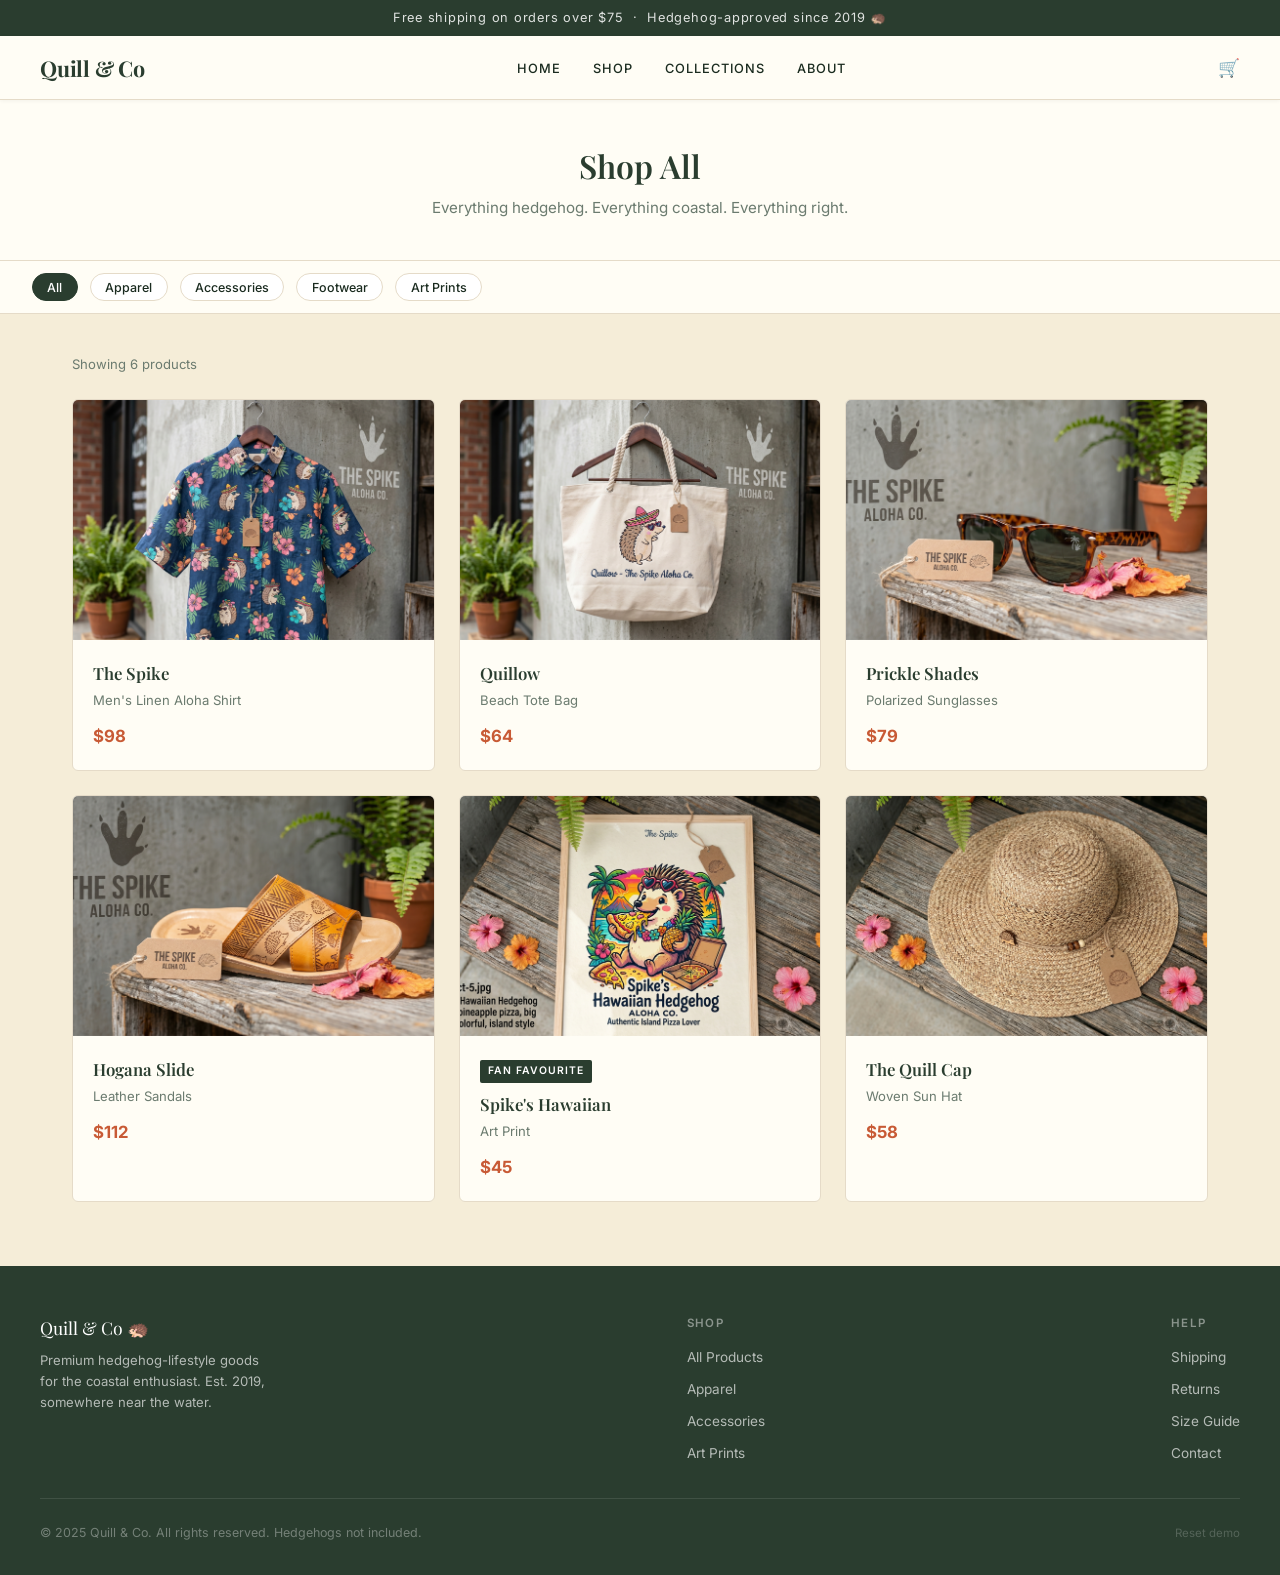
<file: products.html>
<!DOCTYPE html>
<html lang="en">
<head>
  <meta charset="UTF-8">
  <meta name="viewport" content="width=device-width, initial-scale=1.0">
  <title>Shop All — Quill & Co</title>
  <link rel="preconnect" href="https://fonts.googleapis.com">
  <link rel="preconnect" href="https://fonts.gstatic.com" crossorigin>
  <link href="https://fonts.googleapis.com/css2?family=Playfair+Display:ital,wght@0,400;0,600;0,700;1,400&family=Inter:wght@400;500;600&display=swap" rel="stylesheet">
  <link rel="stylesheet" href="style.css">
  <style>
    .filter-bar {
      background: var(--cream);
      border-bottom: 1px solid var(--border);
      padding: 0.75rem 2rem;
      display: flex;
      align-items: center;
      gap: 0.75rem;
      overflow-x: auto;
    }
    .filter-btn {
      padding: 0.35rem 0.9rem;
      border: 1px solid var(--border);
      background: white;
      border-radius: 20px;
      font-size: 0.78rem;
      font-family: 'Inter', sans-serif;
      cursor: pointer;
      white-space: nowrap;
      transition: all 0.15s;
      color: var(--text);
      font-weight: 500;
    }
    .filter-btn.active, .filter-btn:hover {
      background: var(--olive);
      border-color: var(--olive);
      color: white;
    }
    .shop-grid {
      padding: 2.5rem 0 4rem;
    }
    .product-count {
      font-size: 0.82rem;
      color: var(--text-muted);
      margin-bottom: 1.5rem;
    }
  </style>
</head>
<body>

  <div class="announce-bar">Free shipping on orders over $75 &nbsp;·&nbsp; Hedgehog-approved since 2019 🦔</div>

  <nav>
    <a href="index.html" class="nav-logo">Quill & Co</a>
    <ul class="nav-links">
      <li><a href="index.html">Home</a></li>
      <li><a href="products.html">Shop</a></li>
      <li><a href="products.html">Collections</a></li>
      <li><a href="about.html">About</a></li>
    </ul>
    <div class="nav-cart" title="Cart">
      🛒
      <span class="cart-badge" id="cart-count" style="display:none;">0</span>
    </div>
  </nav>

  <div class="page-header">
    <h1>Shop All</h1>
    <p>Everything hedgehog. Everything coastal. Everything right.</p>
  </div>

  <div class="filter-bar">
    <button class="filter-btn active" data-filter="all">All</button>
    <button class="filter-btn" data-filter="Apparel">Apparel</button>
    <button class="filter-btn" data-filter="Accessories">Accessories</button>
    <button class="filter-btn" data-filter="Footwear">Footwear</button>
    <button class="filter-btn" data-filter="Art">Art Prints</button>
  </div>

  <section class="shop-grid">
    <div class="container">
      <p class="product-count" id="product-count">Showing 6 products</p>
      <div class="product-grid" id="product-grid"></div>
    </div>
  </section>

  <footer>
    <div class="footer-inner">
      <div class="footer-brand">
        <span class="footer-logo">Quill & Co 🦔</span>
        <p>Premium hedgehog-lifestyle goods for the coastal enthusiast. Est. 2019, somewhere near the water.</p>
      </div>
      <div class="footer-links">
        <h4>Shop</h4>
        <ul>
          <li><a href="products.html">All Products</a></li>
          <li><a href="products.html">Apparel</a></li>
          <li><a href="products.html">Accessories</a></li>
          <li><a href="products.html">Art Prints</a></li>
        </ul>
      </div>
      <div class="footer-links">
        <h4>Help</h4>
        <ul>
          <li><a href="#">Shipping</a></li>
          <li><a href="#">Returns</a></li>
          <li><a href="#">Size Guide</a></li>
          <li><a href="#">Contact</a></li>
        </ul>
      </div>
    </div>
    <div class="footer-bottom">
      <span>© 2025 Quill & Co. All rights reserved. Hedgehogs not included.</span>
      <a class="reset-link" onclick="resetDemo()">Reset demo</a>
    </div>
  </footer>

  <script src="posthog-init.js"></script>
  <script src="products.js"></script>
  <script>
    var cartCount = 0;
    var currentFilter = 'all';

    function renderProducts(filter) {
      var grid = document.getElementById('product-grid');
      var countEl = document.getElementById('product-count');
      var visible = filter === 'all' ? PRODUCTS : PRODUCTS.filter(function(p) { return p.category === filter; });

      countEl.textContent = 'Showing ' + visible.length + ' product' + (visible.length !== 1 ? 's' : '');
      grid.innerHTML = '';

      visible.forEach(function(p) {
        var card = document.createElement('a');
        card.href = 'product.html?id=' + p.id;
        card.className = 'product-card';
        card.dataset.productId = p.id;
        card.dataset.productName = p.name;
        card.dataset.category = p.category;
        card.dataset.price = p.price;

        card.innerHTML =
          '<div class="product-img"><img src="' + p.image + '" alt="' + p.name + '"></div>' +
          '<div class="product-info">' +
            (p.badge ? '<span class="product-badge">' + p.badge + '</span><br>' : '') +
            '<div class="product-name">' + p.name + '</div>' +
            '<div class="product-subtitle">' + p.subtitle + '</div>' +
            '<div class="product-price">$' + p.price + '</div>' +
          '</div>';

        // BUG 3: fires $set on every product card click with redundant person properties —
        // this updates the person record on every browse interaction, creating noisy
        // write volume and polluting person profiles with ephemeral browsing state
        card.addEventListener('click', function(e) {
          posthog.capture('product_clicked', {
            product_id: p.id,
            product_name: p.name,
            product_price: p.price,
            $set: {
              last_product_viewed: p.name,
              last_category_browsed: p.category,
              last_price_seen: p.price,
              shopper_status: 'active',
              preferred_category: p.category,
              last_browsed_at: new Date().toISOString(),
            },
          });
        });

        grid.appendChild(card);
      });
    }

    // Filter buttons
    document.querySelectorAll('.filter-btn').forEach(function(btn) {
      btn.addEventListener('click', function() {
        document.querySelectorAll('.filter-btn').forEach(function(b) { b.classList.remove('active'); });
        btn.classList.add('active');
        currentFilter = btn.dataset.filter;
        renderProducts(currentFilter);
      });
    });

    renderProducts('all');

    // BUG 8: manually fires $pageleave on every click — PostHog already sends
    // $pageleave automatically on navigation, so this doubles the event count
    // and creates a synthetic spike in pageleave volume on the listing page
    document.addEventListener('click', function() {
      posthog.capture('$pageleave');
    });
  </script>
</body>
</html>
</file>
<file: style.css>
:root {
  --sand: #F5EDD8;
  --cream: #FFFDF5;
  --coral: #C85A35;
  --coral-dark: #A84A28;
  --olive: #2A3D2F;
  --olive-mid: #4A6B52;
  --text: #1A2B1F;
  --text-muted: #6B7B6F;
  --border: #E5DBC8;
  --white: #FFFFFF;
}

* { margin: 0; padding: 0; box-sizing: border-box; }

body {
  font-family: 'Inter', -apple-system, BlinkMacSystemFont, sans-serif;
  background: var(--sand);
  color: var(--text);
  line-height: 1.6;
}

h1, h2, h3, h4 {
  font-family: 'Playfair Display', Georgia, serif;
  font-weight: 600;
  color: var(--olive);
}

/* ─── Announcement bar ─── */
.announce-bar {
  background: var(--olive);
  color: rgba(255,255,255,0.85);
  text-align: center;
  padding: 0.5rem 1rem;
  font-size: 0.8rem;
  letter-spacing: 0.06em;
}

/* ─── Nav ─── */
nav {
  background: var(--cream);
  border-bottom: 1px solid var(--border);
  padding: 0 2.5rem;
  display: flex;
  align-items: center;
  justify-content: space-between;
  height: 64px;
  position: sticky;
  top: 0;
  z-index: 100;
  box-shadow: 0 1px 4px rgba(0,0,0,0.05);
}

.nav-logo {
  font-family: 'Playfair Display', Georgia, serif;
  font-size: 1.35rem;
  font-weight: 700;
  color: var(--olive);
  text-decoration: none;
  letter-spacing: -0.01em;
}

.nav-links {
  display: flex;
  gap: 2rem;
  list-style: none;
  align-items: center;
}

.nav-links a {
  text-decoration: none;
  color: var(--text);
  font-size: 0.8rem;
  font-weight: 500;
  letter-spacing: 0.08em;
  text-transform: uppercase;
  transition: color 0.2s;
}

.nav-links a:hover { color: var(--coral); }

.nav-cart {
  font-size: 1.1rem;
  cursor: pointer;
  position: relative;
}

.cart-badge {
  position: absolute;
  top: -6px;
  right: -8px;
  background: var(--coral);
  color: white;
  font-size: 0.65rem;
  font-family: 'Inter', sans-serif;
  width: 16px;
  height: 16px;
  border-radius: 50%;
  display: flex;
  align-items: center;
  justify-content: center;
  font-weight: 600;
}

/* ─── Buttons ─── */
.btn {
  display: inline-block;
  padding: 0.8rem 1.75rem;
  border-radius: 3px;
  font-weight: 600;
  font-size: 0.8rem;
  letter-spacing: 0.1em;
  text-transform: uppercase;
  cursor: pointer;
  transition: all 0.2s;
  text-decoration: none;
  border: none;
  font-family: 'Inter', sans-serif;
}

.btn-primary { background: var(--coral); color: white; }
.btn-primary:hover { background: var(--coral-dark); transform: translateY(-1px); }

.btn-outline {
  background: transparent;
  color: var(--olive);
  border: 2px solid var(--olive);
}
.btn-outline:hover { background: var(--olive); color: white; }

.btn-white {
  background: white;
  color: var(--olive);
}
.btn-white:hover { background: var(--cream); transform: translateY(-1px); }

.btn-ghost {
  background: rgba(255,255,255,0.15);
  color: white;
  border: 2px solid rgba(255,255,255,0.5);
  margin-left: 0.75rem;
}
.btn-ghost:hover { border-color: white; background: rgba(255,255,255,0.25); }

.btn-full { width: 100%; text-align: center; }

/* ─── Hero ─── */
.hero {
  background: linear-gradient(135deg, #2A3D2F 0%, #3D5A47 55%, #2A4A38 100%);
  color: white;
  padding: 6rem 2rem 5rem;
  text-align: center;
  position: relative;
  overflow: hidden;
}

.hero::before {
  content: '';
  position: absolute;
  inset: 0;
  background: url("data:image/svg+xml,%3Csvg width='60' height='60' viewBox='0 0 60 60' xmlns='http://www.w3.org/2000/svg'%3E%3Cg fill='none' fill-rule='evenodd'%3E%3Cg fill='%23ffffff' fill-opacity='0.03'%3E%3Ccircle cx='30' cy='30' r='4'/%3E%3C/g%3E%3C/g%3E%3C/svg%3E");
}

.hero-content { position: relative; z-index: 1; }

.hero-eyebrow {
  font-size: 0.75rem;
  letter-spacing: 0.2em;
  text-transform: uppercase;
  opacity: 0.65;
  margin-bottom: 1rem;
  font-weight: 500;
}

.hero h1 {
  font-size: clamp(2.4rem, 5vw, 3.8rem);
  color: white;
  margin-bottom: 1.25rem;
  line-height: 1.15;
  max-width: 700px;
  margin-left: auto;
  margin-right: auto;
}

.hero p {
  font-size: 1.1rem;
  opacity: 0.8;
  margin-bottom: 2.5rem;
  max-width: 480px;
  margin-left: auto;
  margin-right: auto;
}

.hero-hedgehog {
  font-size: 5rem;
  display: block;
  margin-bottom: 1.5rem;
  filter: drop-shadow(0 4px 12px rgba(0,0,0,0.2));
}

/* ─── Page header ─── */
.page-header {
  background: var(--cream);
  border-bottom: 1px solid var(--border);
  padding: 2.5rem 2rem;
  text-align: center;
}

.page-header h1 { font-size: 2rem; margin-bottom: 0.25rem; }
.page-header p { color: var(--text-muted); font-size: 0.95rem; }

/* ─── Container ─── */
.container {
  max-width: 1200px;
  margin: 0 auto;
  padding: 0 2rem;
}

/* ─── Sections ─── */
.section { padding: 4.5rem 0; }
.section-sm { padding: 2.5rem 0; }

.section-header {
  text-align: center;
  margin-bottom: 3rem;
}
.section-header h2 { font-size: 1.9rem; margin-bottom: 0.5rem; }
.section-header p { color: var(--text-muted); font-size: 0.95rem; }

/* ─── Product grid ─── */
.product-grid {
  display: grid;
  grid-template-columns: repeat(auto-fill, minmax(280px, 1fr));
  gap: 1.5rem;
}

.product-grid-3 {
  display: grid;
  grid-template-columns: repeat(auto-fill, minmax(300px, 1fr));
  gap: 1.5rem;
}

.product-card {
  background: var(--cream);
  border-radius: 6px;
  overflow: hidden;
  cursor: pointer;
  transition: transform 0.2s, box-shadow 0.2s;
  border: 1px solid var(--border);
  text-decoration: none;
  color: inherit;
  display: block;
}

.product-card:hover {
  transform: translateY(-4px);
  box-shadow: 0 16px 40px rgba(0,0,0,0.1);
}

.product-img {
  height: 240px;
  display: flex;
  align-items: center;
  justify-content: center;
  flex-direction: column;
  line-height: 1;
  overflow: hidden;
}

.product-img img {
  width: 100%;
  height: 100%;
  object-fit: cover;
  display: block;
}

.product-emoji { font-size: 4.5rem; }
.product-emoji-sm { font-size: 2.5rem; }

.product-info { padding: 1.25rem; }

.product-name {
  font-family: 'Playfair Display', Georgia, serif;
  font-size: 1.05rem;
  font-weight: 600;
  color: var(--olive);
  margin-bottom: 0.2rem;
}

.product-subtitle {
  font-size: 0.82rem;
  color: var(--text-muted);
  margin-bottom: 0.75rem;
}

.product-price {
  font-size: 1.05rem;
  font-weight: 700;
  color: var(--coral);
}

.product-badge {
  display: inline-block;
  background: var(--olive);
  color: white;
  font-size: 0.65rem;
  font-weight: 600;
  letter-spacing: 0.1em;
  text-transform: uppercase;
  padding: 0.2rem 0.5rem;
  border-radius: 2px;
  margin-bottom: 0.5rem;
}

/* ─── Product detail ─── */
.product-detail-wrap {
  max-width: 1050px;
  margin: 0 auto;
  padding: 2.5rem 2rem 4rem;
  display: grid;
  grid-template-columns: 1fr 1fr;
  gap: 4.5rem;
  align-items: start;
}

.product-detail-img {
  border-radius: 8px;
  height: 480px;
  display: flex;
  align-items: center;
  justify-content: center;
  flex-direction: column;
  font-size: 7rem;
  line-height: 1.1;
  position: sticky;
  top: 80px;
  overflow: hidden;
}

.product-detail-img img {
  width: 100%;
  height: 100%;
  object-fit: cover;
  border-radius: 8px;
  display: block;
}

.detail-eyebrow {
  font-size: 0.75rem;
  letter-spacing: 0.15em;
  text-transform: uppercase;
  color: var(--text-muted);
  margin-bottom: 0.5rem;
  font-weight: 500;
}

.detail-title {
  font-size: 2.1rem;
  margin-bottom: 0.25rem;
  line-height: 1.2;
}

.detail-subtitle {
  color: var(--text-muted);
  font-size: 0.95rem;
  margin-bottom: 1.5rem;
}

.detail-price {
  font-size: 2rem;
  font-weight: 700;
  color: var(--coral);
  margin-bottom: 1.75rem;
}

.detail-description {
  color: var(--text-muted);
  margin-bottom: 2rem;
  line-height: 1.85;
  font-size: 0.95rem;
}

.size-label {
  font-size: 0.75rem;
  font-weight: 600;
  text-transform: uppercase;
  letter-spacing: 0.1em;
  color: var(--text);
  display: block;
  margin-bottom: 0.6rem;
}

.size-options {
  display: flex;
  flex-wrap: wrap;
  gap: 0.5rem;
  margin-bottom: 1.75rem;
}

.size-btn {
  padding: 0.4rem 0.8rem;
  border: 1px solid var(--border);
  background: var(--cream);
  border-radius: 3px;
  cursor: pointer;
  font-size: 0.8rem;
  font-family: 'Inter', sans-serif;
  transition: all 0.15s;
  color: var(--text);
}

.size-btn.active, .size-btn:hover {
  border-color: var(--olive);
  background: var(--olive);
  color: white;
}

.add-to-cart-btn {
  width: 100%;
  padding: 1rem;
  font-size: 0.85rem;
  margin-bottom: 1rem;
  border-radius: 3px;
}

.wishlist-btn {
  width: 100%;
  padding: 0.9rem;
  font-size: 0.8rem;
  border-radius: 3px;
}

.detail-meta {
  margin-top: 2rem;
  padding-top: 1.5rem;
  border-top: 1px solid var(--border);
  font-size: 0.82rem;
  color: var(--text-muted);
}

.detail-meta p { margin-bottom: 0.3rem; }

/* ─── Feature flag banner ─── */
#discount-banner {
  display: none;
  background: var(--coral);
  color: white;
  text-align: center;
  padding: 0.6rem 1rem;
  font-size: 0.85rem;
  font-weight: 500;
}

/* ─── Breadcrumb ─── */
.breadcrumb {
  padding: 1rem 2rem;
  max-width: 1050px;
  margin: 0 auto;
  font-size: 0.82rem;
  color: var(--text-muted);
}
.breadcrumb a { color: var(--text-muted); text-decoration: none; }
.breadcrumb a:hover { color: var(--coral); }
.breadcrumb span { margin: 0 0.4rem; }

/* ─── Value props ─── */
.value-props {
  display: grid;
  grid-template-columns: repeat(3, 1fr);
  gap: 2rem;
}

.value-prop {
  text-align: center;
  padding: 2rem;
  background: var(--cream);
  border-radius: 6px;
  border: 1px solid var(--border);
}

.value-prop .icon { font-size: 2.2rem; margin-bottom: 1rem; }
.value-prop h3 { font-size: 1rem; margin-bottom: 0.5rem; }
.value-prop p { font-size: 0.85rem; color: var(--text-muted); }

/* ─── Checkout page ─── */
.checkout-wrap {
  max-width: 560px;
  margin: 4rem auto;
  padding: 0 2rem 4rem;
  text-align: center;
}

.checkout-icon { font-size: 3.5rem; margin-bottom: 1rem; display: block; }

.checkout-wrap h1 { font-size: 2rem; margin-bottom: 0.5rem; }

.checkout-sub {
  color: var(--text-muted);
  margin-bottom: 2rem;
  font-size: 0.95rem;
}

.order-summary {
  background: var(--cream);
  border: 1px solid var(--border);
  border-radius: 6px;
  padding: 1.5rem;
  text-align: left;
  margin-bottom: 1.5rem;
}

.order-summary-title {
  font-size: 0.72rem;
  text-transform: uppercase;
  letter-spacing: 0.12em;
  color: var(--text-muted);
  font-weight: 600;
  margin-bottom: 1rem;
}

.order-line {
  display: flex;
  justify-content: space-between;
  align-items: center;
  padding: 0.6rem 0;
  border-bottom: 1px solid var(--border);
  font-size: 0.9rem;
}

.order-line:last-child {
  border-bottom: none;
  font-weight: 700;
  color: var(--olive);
  padding-top: 0.75rem;
  font-size: 0.95rem;
}

.order-number {
  margin-top: 1.5rem;
  font-size: 0.8rem;
  color: var(--text-muted);
}

/* ─── Footer ─── */
footer {
  background: var(--olive);
  color: rgba(255,255,255,0.65);
  padding: 3rem 2rem 2rem;
  margin-top: 0;
}

.footer-inner {
  max-width: 1200px;
  margin: 0 auto;
  display: flex;
  justify-content: space-between;
  align-items: flex-start;
  gap: 2rem;
  padding-bottom: 2rem;
  border-bottom: 1px solid rgba(255,255,255,0.1);
  flex-wrap: wrap;
}

.footer-brand .footer-logo {
  font-family: 'Playfair Display', Georgia, serif;
  font-size: 1.1rem;
  color: white;
  display: block;
  margin-bottom: 0.5rem;
}

.footer-brand p {
  font-size: 0.82rem;
  max-width: 240px;
  line-height: 1.6;
}

.footer-links h4 {
  font-size: 0.72rem;
  letter-spacing: 0.12em;
  text-transform: uppercase;
  color: rgba(255,255,255,0.45);
  margin-bottom: 0.75rem;
  font-family: 'Inter', sans-serif;
}

.footer-links ul {
  list-style: none;
  display: flex;
  flex-direction: column;
  gap: 0.4rem;
}

.footer-links a {
  color: rgba(255,255,255,0.65);
  text-decoration: none;
  font-size: 0.85rem;
  transition: color 0.2s;
}

.footer-links a:hover { color: white; }

.footer-bottom {
  max-width: 1200px;
  margin: 1.5rem auto 0;
  display: flex;
  justify-content: space-between;
  align-items: center;
  font-size: 0.78rem;
  color: rgba(255,255,255,0.35);
}

.reset-link {
  cursor: pointer;
  color: rgba(255,255,255,0.2);
  text-decoration: none;
  transition: color 0.2s;
  font-size: 0.72rem;
}
.reset-link:hover { color: rgba(255,255,255,0.5); }

/* ─── Divider ─── */
.divider {
  height: 1px;
  background: var(--border);
  margin: 0;
}

/* ─── Responsive ─── */
@media (max-width: 768px) {
  .product-detail-wrap {
    grid-template-columns: 1fr;
    gap: 2rem;
  }
  .product-detail-img {
    height: 300px;
    font-size: 5rem;
    position: static;
  }
  .value-props {
    grid-template-columns: 1fr;
  }
  nav { padding: 0 1.25rem; }
  .nav-links { display: none; }
}
</file>
